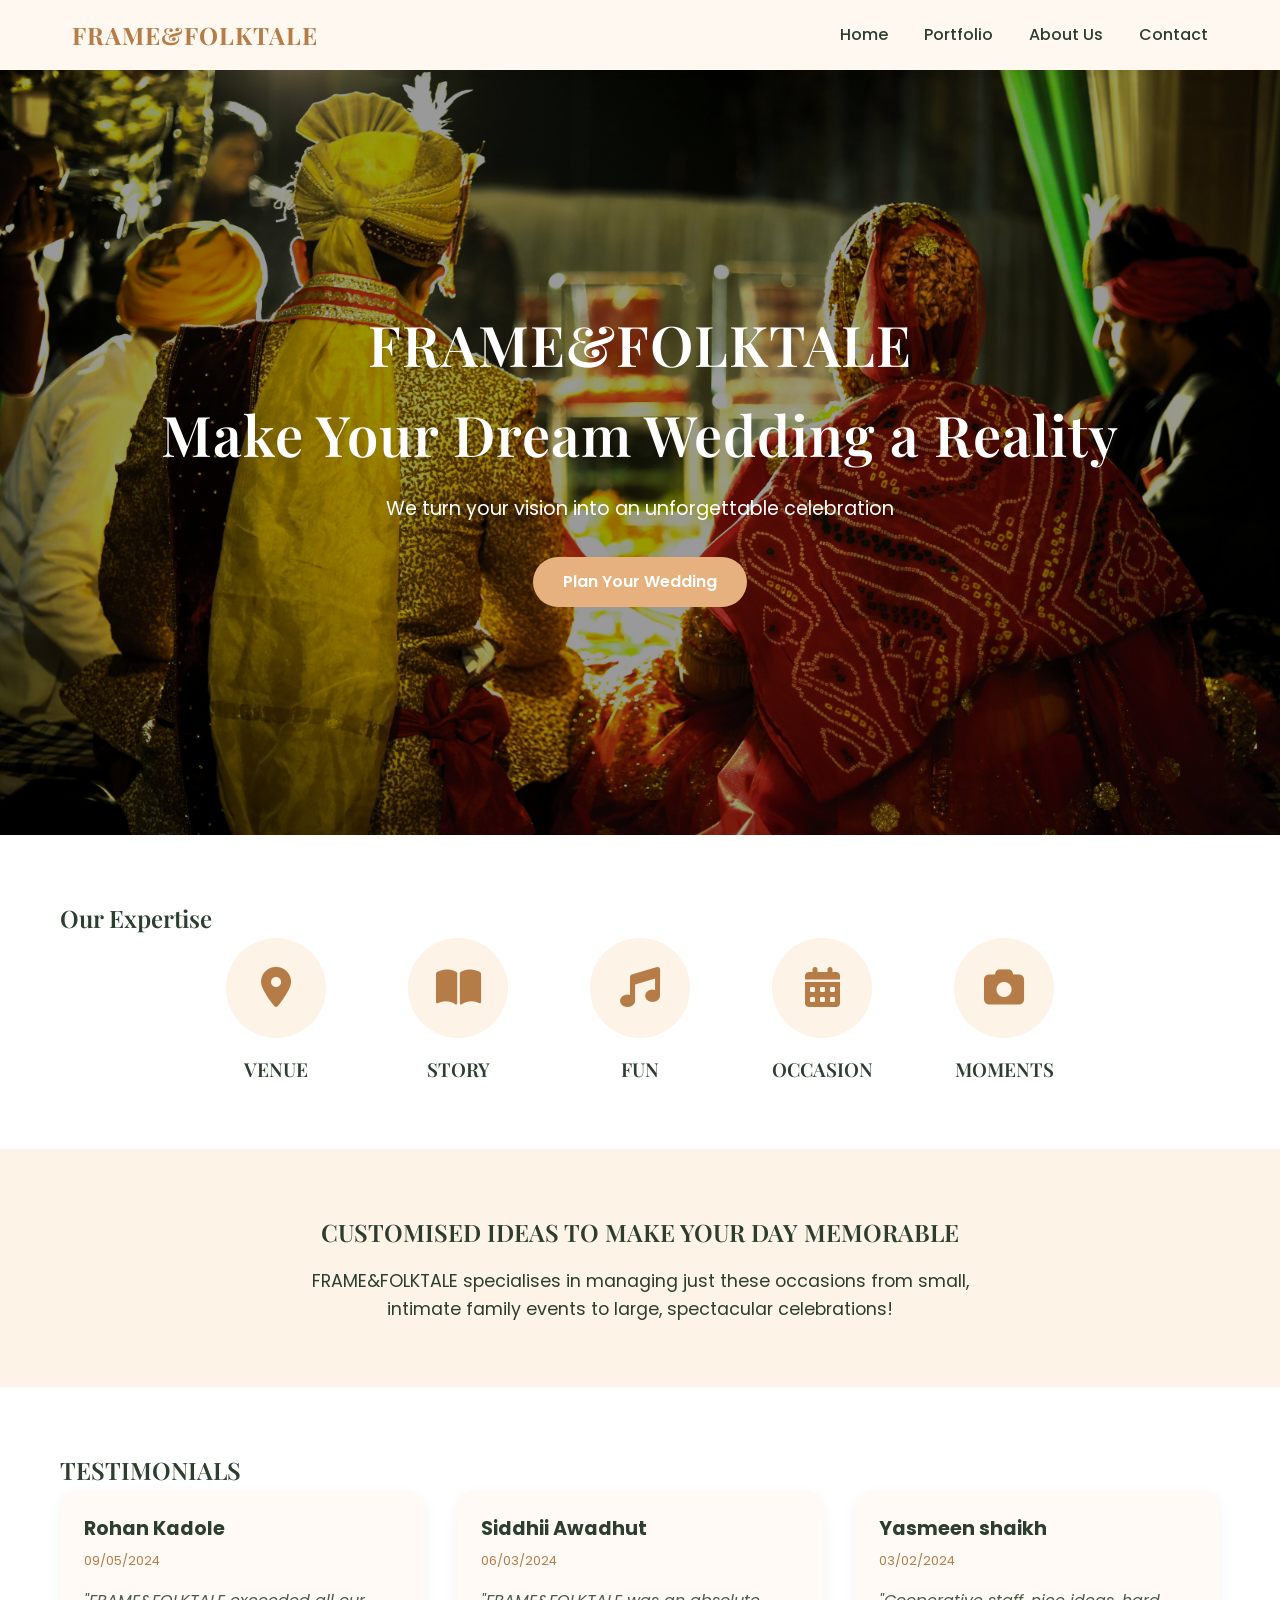
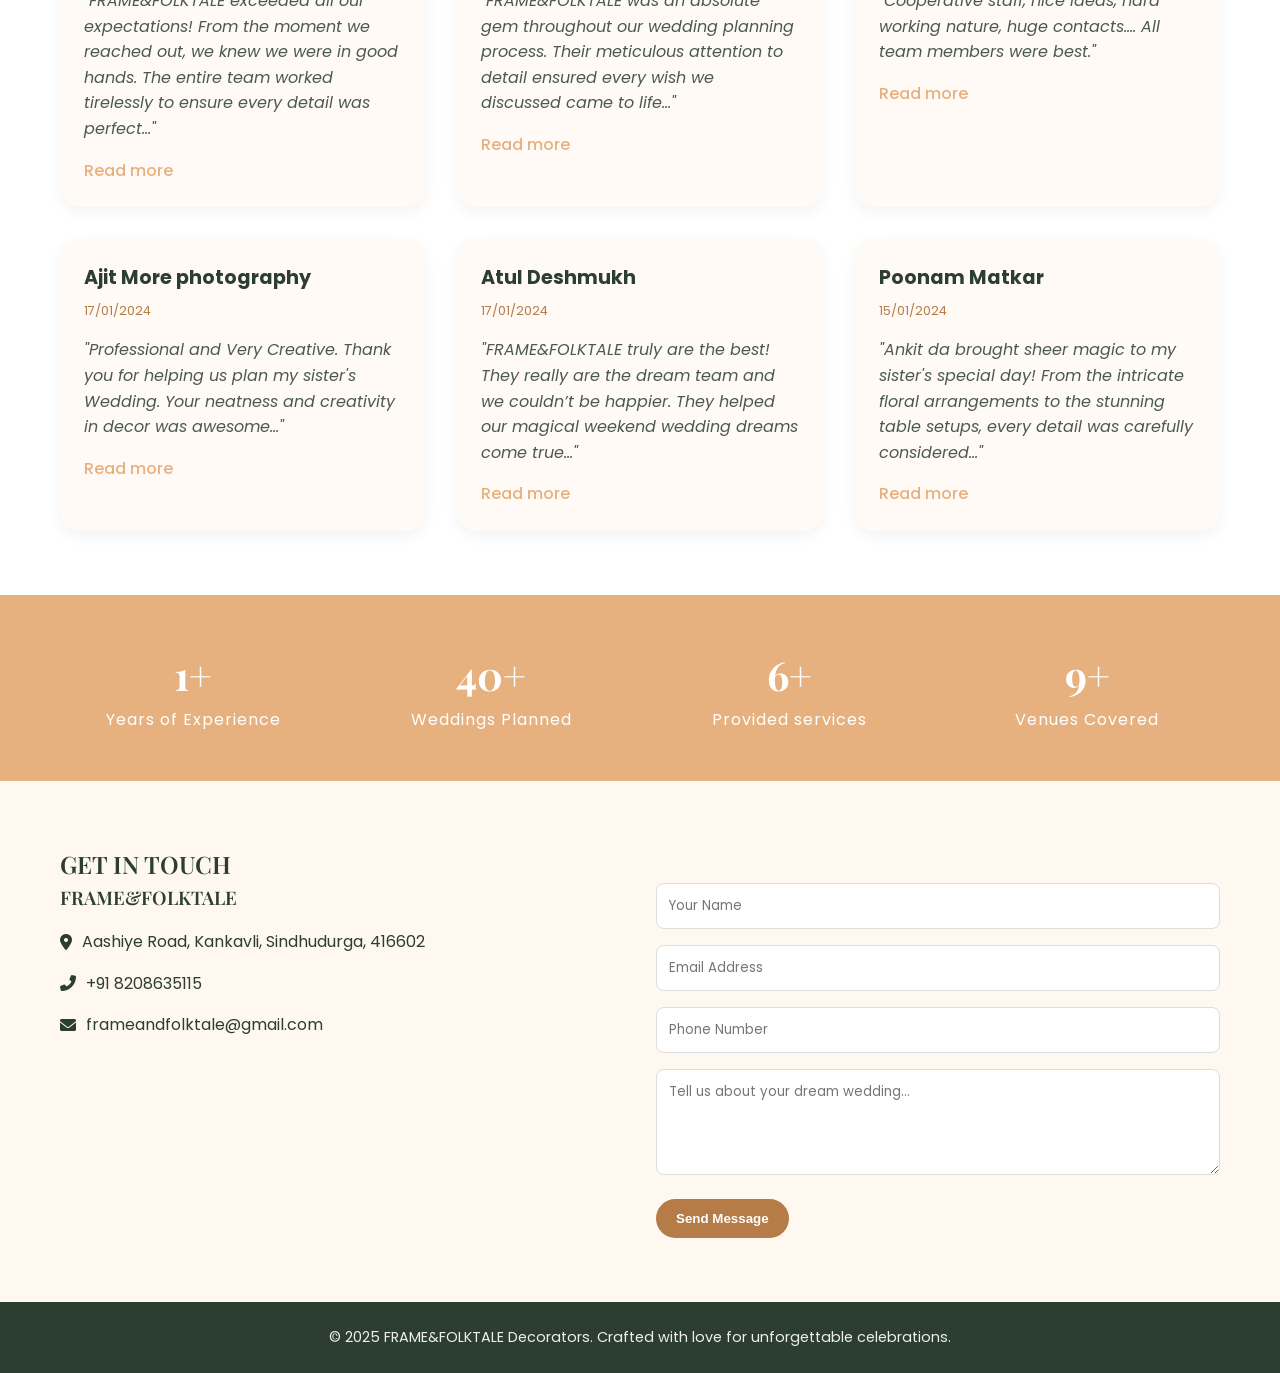
<file: index.html>
<!DOCTYPE html>
<html lang="en">
<head>
    <meta charset="UTF-8">
    <meta name="viewport" content="width=device-width, initial-scale=1.0">
    <title>FRAME&FOLKTALE | Dream Wedding Decorators</title>
    <link rel="stylesheet" href="style.css">
    <link href="https://fonts.googleapis.com/css2?family=Playfair+Display:wght@400;600;700&family=Poppins:wght@300;400;500;600&display=swap" rel="stylesheet">
    <link rel="stylesheet" href="https://cdnjs.cloudflare.com/ajax/libs/font-awesome/6.0.0-beta3/css/all.min.css">
    <link rel="icon" href="assets/favicon.ico" type="image/x-icon">
</head>
<body>
    <header>
        <nav>
            <div class="logo">FRAME&FOLKTALE</div>
            <div class="menu-icon" id="menuIcon">
                <i class="fas fa-bars"></i>
            </div>
            <div class="nav-links" id="navLinks">
                <a href="index.html">Home</a>
                <a href="portfolio.html">Portfolio</a>
                <a href="about.html">About Us</a>
                <a href="contact.html">Contact</a>
            </div>
        </nav>
    </header>

    <section class="hero">
        <div class="hero-content">
            <h1>FRAME&FOLKTALE<br>Make Your Dream Wedding a Reality</h1>
            <p>We turn your vision into an unforgettable celebration</p>
            <a href="contact.html" class="btn">Plan Your Wedding</a>
        </div>
    </section>

    <section class="services" id="services">
        <div class="container">
            <h2>Our Expertise</h2>
            <div class="service-grid">
                <div class="service-card">
                    <div class="icon"><i class="fas fa-map-marker-alt"></i></div>
                    <h3>VENUE</h3>
                </div>
                <div class="service-card">
                    <div class="icon"><i class="fas fa-book-open"></i></div>
                    <h3>STORY</h3>
                </div>
                <div class="service-card">
                    <div class="icon"><i class="fas fa-music"></i></div>
                    <h3>FUN</h3>
                </div>
                <div class="service-card">
                    <div class="icon"><i class="fas fa-calendar-alt"></i></div>
                    <h3>OCCASION</h3>
                </div>
                <div class="service-card">
                    <div class="icon"><i class="fas fa-camera"></i></div>
                    <h3>MOMENTS</h3>
                </div>
            </div>
        </div>
    </section>

    <section class="ideas">
        <div class="container">
            <h2>CUSTOMISED IDEAS TO MAKE YOUR DAY MEMORABLE</h2>
            <p>FRAME&FOLKTALE specialises in managing just these occasions from small, intimate family events to large, spectacular celebrations!</p>
        </div>
    </section>

    <section class="testimonials" id="testimonials">
        <div class="container">
            <h2>TESTIMONIALS</h2>
            <div class="testimonial-grid">
                <div class="testimonial-card">
                    <h4>Rohan Kadole</h4>
                    <span class="date">09/05/2024</span>
                    <p>"FRAME&FOLKTALE exceeded all our expectations! From the moment we reached out, we knew we were in good hands. The entire team worked tirelessly to ensure every detail was perfect..."</p>
                    <a href="#" class="read-more">Read more</a>
                </div>
                <div class="testimonial-card">
                    <h4>Siddhii Awadhut</h4>
                    <span class="date">06/03/2024</span>
                    <p>"FRAME&FOLKTALE was an absolute gem throughout our wedding planning process. Their meticulous attention to detail ensured every wish we discussed came to life..."</p>
                    <a href="#" class="read-more">Read more</a>
                </div>
                <div class="testimonial-card">
                    <h4>Yasmeen shaikh</h4>
                    <span class="date">03/02/2024</span>
                    <p>"Cooperative staff, nice ideas, hard working nature, huge contacts.... All team members were best."</p>
                    <a href="#" class="read-more">Read more</a>
                </div>
                <div class="testimonial-card">
                    <h4>Ajit More photography</h4>
                    <span class="date">17/01/2024</span>
                    <p>"Professional and Very Creative. Thank you for helping us plan my sister's Wedding. Your neatness and creativity in decor was awesome..."</p>
                    <a href="#" class="read-more">Read more</a>
                </div>
                <div class="testimonial-card">
                    <h4>Atul Deshmukh</h4>
                    <span class="date">17/01/2024</span>
                    <p>"FRAME&FOLKTALE truly are the best! They really are the dream team and we couldn’t be happier. They helped our magical weekend wedding dreams come true..."</p>
                    <a href="#" class="read-more">Read more</a>
                </div>
                <div class="testimonial-card">
                    <h4>Poonam Matkar</h4>
                    <span class="date">15/01/2024</span>
                    <p>"Ankit da brought sheer magic to my sister's special day! From the intricate floral arrangements to the stunning table setups, every detail was carefully considered..."</p>
                    <a href="#" class="read-more">Read more</a>
                </div>
            </div>
        </div>
    </section>

    <section class="stats">
        <div class="container">
            <div class="stats-grid">
                <div class="stat-item">
                    <div class="stat-number" id="yearsExp">10+</div>
                    <div class="stat-label">Years of Experience</div>
                </div>
                <div class="stat-item">
                    <div class="stat-number" id="weddingsPlanned">250+</div>
                    <div class="stat-label">Weddings Planned</div>
                </div>
                <div class="stat-item">
                    <div class="stat-number" id="servicesProvided">30+</div>
                    <div class="stat-label">Provided services</div>
                </div>
                <div class="stat-item">
                    <div class="stat-number" id="venuesCovered">50+</div>
                    <div class="stat-label">Venues Covered</div>
                </div>
            </div>
        </div>
    </section>

    <section class="contact" id="contact">
        <div class="container">
            <h2>GET IN TOUCH</h2>
            <div class="contact-grid">
                <div class="contact-info">
                    <h3>FRAME&FOLKTALE</h3>
                    <p><i class="fas fa-map-marker-alt"></i> Aashiye Road, Kankavli, Sindhudurga, 416602</p>
                    <p><i class="fas fa-phone-alt"></i> +91 8208635115</p>
                    <p><i class="fas fa-envelope"></i> frameandfolktale@gmail.com</p>
                </div>
                <div class="contact-form">
                    <form id="contactForm" action="https://formspree.io/f/YOUR_FORM_ID" method="POST">
                        <input type="text" name="name" placeholder="Your Name" required>
                        <input type="email" name="email" placeholder="Email Address" required>
                        <input type="tel" name="phone" placeholder="Phone Number">
                        <textarea name="message" rows="4" placeholder="Tell us about your dream wedding..."></textarea>
                        <button type="submit" class="btn">Send Message</button>
                    </form>
                </div>
            </div>
        </div>
    </section>

    <footer>
        <p>&copy; 2025 FRAME&FOLKTALE Decorators. Crafted with love for unforgettable celebrations.</p>
    </footer>

    <script src="script.js"></script>
</body>
</html>
</file>
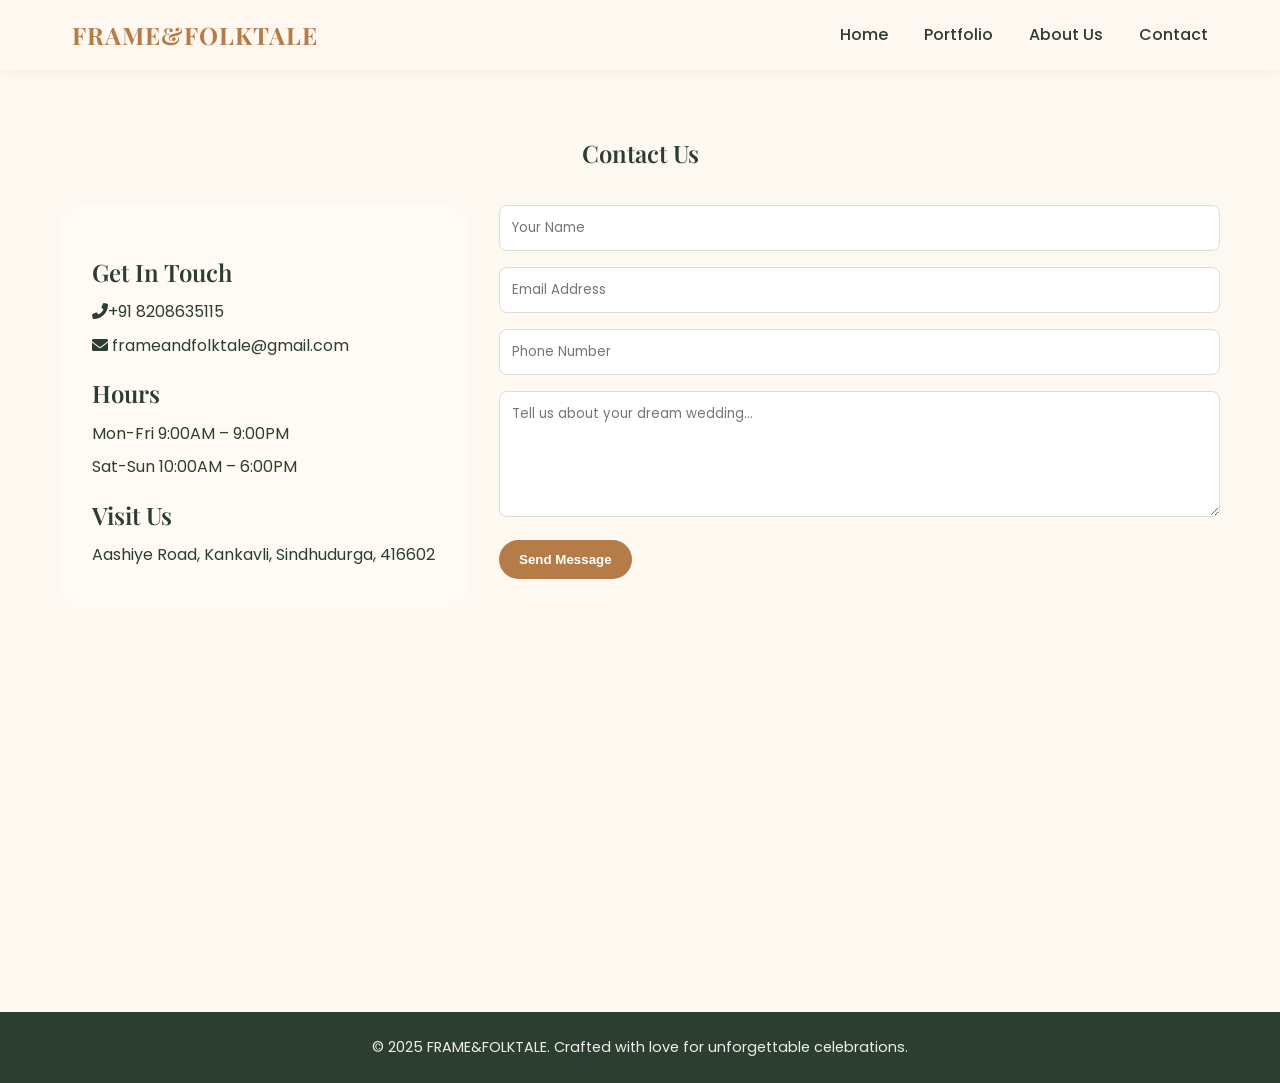
<file: contact.html>
<!DOCTYPE html>
<html lang="en">
<head>
    <meta charset="UTF-8">
    <meta name="viewport" content="width=device-width, initial-scale=1.0">
    <title>Contact Us | FRAME&FOLKTALE</title>
    <link rel="stylesheet" href="style.css">
    <link href="https://fonts.googleapis.com/css2?family=Playfair+Display:wght@400;600;700&family=Poppins:wght@300;400;500;600&display=swap" rel="stylesheet">
    <link rel="stylesheet" href="https://cdnjs.cloudflare.com/ajax/libs/font-awesome/6.0.0-beta3/css/all.min.css">
    <link rel="icon" href="assets/favicon.ico">
</head>
<body>
    <header>
        <nav>
            <div class="logo">FRAME&FOLKTALE</div>
            <div class="menu-icon" id="menuIcon">
                <i class="fas fa-bars"></i>
            </div>
            <div class="nav-links" id="navLinks">
                <a href="index.html">Home</a>
                <a href="portfolio.html">Portfolio</a>
                <a href="about.html">About Us</a>
                <a href="contact.html">Contact</a>
            </div>
        </nav>
    </header>

    <section class="contact-page">
        <div class="container">
            <h1>Contact Us</h1>
            <div class="contact-grid">
                <div class="contact-details">
                    <h2>Get In Touch</h2>
                    <p><i class="fas fa-phone-alt"></i>+91 8208635115</p>
                    <p><i class="fas fa-envelope"></i> frameandfolktale@gmail.com</p>
                    <h2>Hours</h2>
                    <p>Mon-Fri 9:00AM – 9:00PM</p>
                    <p>Sat-Sun 10:00AM – 6:00PM</p>
                    <h2>Visit Us</h2>
                    <address>Aashiye Road, Kankavli, Sindhudurga, 416602</address>
                </div>
                <div class="contact-form">
                    <form action="https://formspree.io/f/mdawqjqw" method="POST">
                        <input type="text" name="name" placeholder="Your Name" required>
                        <input type="email" name="email" placeholder="Email Address" required>
                        <input type="tel" name="phone" placeholder="Phone Number">
                        <textarea name="message" rows="5" placeholder="Tell us about your dream wedding..."></textarea>
                        <button type="submit" class="btn">Send Message</button>
                    </form>
                </div>
            </div>
            <div class="map">
                <iframe 
                  src="https://maps.google.com/maps?q=Sunil%20Mandap%20Decorators%20Kankavli&z=17&output=embed" 
                  width="100%" 
                  height="300" 
                  style="border:0;" 
                  allowfullscreen="" 
                  loading="lazy">
                </iframe>    
            </div>
        </div>
    </section>

    <footer>
        <p>&copy; 2025 FRAME&FOLKTALE. Crafted with love for unforgettable celebrations.</p>
    </footer>

    <script src="script.js"></script>
</body>
</html>
</file>
<file: style.css>
/* style.css - Full version with uniform gallery boxes */
* {
    margin: 0;
    padding: 0;
    box-sizing: border-box;
}

body {
    font-family: 'Poppins', sans-serif;
    line-height: 1.6;
    color: #2c3e2f;
    background-color: #fef9f0;
    overflow-x: hidden;
}

h1, h2, h3 {
    font-family: 'Playfair Display', serif;
    font-weight: 600;
}

.container {
    max-width: 1200px;
    margin: 0 auto;
    padding: 0 20px;
}

/* ===== Header & Navigation ===== */
header {
    background: #fff8f0;
    box-shadow: 0 2px 10px rgba(0,0,0,0.05);
    position: sticky;
    top: 0;
    z-index: 100;
}
nav {
    display: flex;
    justify-content: space-between;
    align-items: center;
    padding: 1rem 2rem;
    max-width: 1200px;
    margin: 0 auto;
}
.logo {
    font-size: 1.5rem;
    font-weight: bold;
    font-family: 'Playfair Display', serif;
    color: #b57c48;
    letter-spacing: 1px;
}
.nav-links a {
    margin-left: 2rem;
    text-decoration: none;
    color: #2c3e2f;
    font-weight: 500;
    transition: color 0.3s ease;
}
.nav-links a:hover {
    color: #e6b17e;
}
.menu-icon {
    display: none;
    font-size: 1.8rem;
    cursor: pointer;
}

/* ===== Hero Section ===== */
.hero {
    background: linear-gradient(rgba(0,0,0,0.4), rgba(0,0,0,0.4)), url('assets/images/hero-bg.jpg') center/cover no-repeat;
    height: 85vh;
    display: flex;
    align-items: center;
    text-align: center;
    color: white;
}
.hero-content {
    width: 100%;
    animation: fadeInUp 1s ease-out;
}
.hero h1 {
    font-size: 3.5rem;
    margin-bottom: 1rem;
    letter-spacing: 1px;
}
.hero p {
    font-size: 1.2rem;
    margin-bottom: 2rem;
}
.btn {
    display: inline-block;
    background: #e6b17e;
    color: white;
    padding: 12px 30px;
    border-radius: 40px;
    text-decoration: none;
    font-weight: 600;
    transition: all 0.3s ease;
    border: none;
    cursor: pointer;
}
.btn:hover {
    background: #c97e3a;
    transform: translateY(-3px);
    box-shadow: 0 5px 15px rgba(0,0,0,0.2);
}

/* ===== Services Section ===== */
.services {
    padding: 4rem 0;
    background: #fff;
}
.service-grid {
    display: flex;
    flex-wrap: wrap;
    justify-content: center;
    gap: 2rem;
}
.service-card {
    text-align: center;
    flex: 1 1 150px;
    max-width: 150px;
    transition: transform 0.3s ease;
}
.service-card:hover {
    transform: translateY(-5px);
}
.service-card .icon {
    background: #fdf3e6;
    width: 100px;
    height: 100px;
    line-height: 100px;
    border-radius: 50%;
    margin: 0 auto 1rem;
    font-size: 2.5rem;
    color: #b57c48;
    transition: all 0.3s ease;
}
.service-card:hover .icon {
    background: #e6b17e;
    color: white;
    transform: scale(1.05);
}
.service-card h3 {
    font-size: 1.2rem;
    font-weight: 600;
}

/* ===== Ideas Section ===== */
.ideas {
    background: #fdf3e6;
    padding: 4rem 0;
    text-align: center;
}
.ideas h2 {
    margin-bottom: 1rem;
}
.ideas p {
    max-width: 700px;
    margin: 0 auto;
    font-size: 1.1rem;
}

/* ===== Testimonials ===== */
.testimonials {
    padding: 4rem 0;
    background: #fff;
}
.testimonial-grid {
    display: grid;
    grid-template-columns: repeat(auto-fit, minmax(320px, 1fr));
    gap: 2rem;
}
.testimonial-card {
    background: #fffaf5;
    padding: 1.5rem;
    border-radius: 20px;
    box-shadow: 0 5px 15px rgba(0,0,0,0.05);
    transition: all 0.3s ease;
}
.testimonial-card:hover {
    transform: translateY(-5px);
    box-shadow: 0 10px 25px rgba(0,0,0,0.1);
}
.testimonial-card h4 {
    font-size: 1.2rem;
    margin-bottom: 0.2rem;
}
.testimonial-card .date {
    color: #b57c48;
    font-size: 0.8rem;
    margin-bottom: 1rem;
    display: inline-block;
}
.testimonial-card p {
    font-style: italic;
    margin-bottom: 1rem;
    color: #4a5b4a;
}
.read-more {
    color: #e6b17e;
    text-decoration: none;
    font-weight: 500;
    cursor: pointer;
    transition: color 0.3s;
}
.read-more:hover {
    color: #b57c48;
}

/* ===== Stats Section ===== */
.stats {
    background: #e6b17e;
    color: white;
    padding: 3rem 0;
    text-align: center;
}
.stats-grid {
    display: flex;
    flex-wrap: wrap;
    justify-content: space-around;
    gap: 2rem;
}
.stat-item {
    flex: 1;
    min-width: 150px;
}
.stat-number {
    font-size: 2.5rem;
    font-weight: 700;
    font-family: 'Playfair Display', serif;
}
.stat-label {
    font-size: 1rem;
    letter-spacing: 1px;
}

/* ===== Contact Section (homepage) ===== */
.contact {
    padding: 4rem 0;
    background: #fff8f0;
}
.contact-grid {
    display: flex;
    flex-wrap: wrap;
    gap: 2rem;
    justify-content: space-between;
}
.contact-info {
    flex: 1;
    min-width: 250px;
}
.contact-info p {
    margin: 1rem 0;
    display: flex;
    align-items: center;
    gap: 10px;
}
.contact-form {
    flex: 1;
    min-width: 250px;
}
.contact-form input, .contact-form textarea {
    width: 100%;
    padding: 12px;
    margin-bottom: 1rem;
    border: 1px solid #ddd;
    border-radius: 8px;
    font-family: inherit;
    transition: border-color 0.3s;
}
.contact-form input:focus, .contact-form textarea:focus {
    outline: none;
    border-color: #e6b17e;
}
.contact-form button {
    background: #b57c48;
    color: white;
    border: none;
    padding: 12px 20px;
    border-radius: 40px;
    cursor: pointer;
    font-weight: 600;
    transition: background 0.3s;
}
.contact-form button:hover {
    background: #c97e3a;
}

/* ===== Footer ===== */
footer {
    background: #2c3e2f;
    color: #eee;
    text-align: center;
    padding: 1.5rem;
    font-size: 0.9rem;
}

/* ===== About Page Specific Styles ===== */
.page-hero {
    background: linear-gradient(rgba(0,0,0,0.5), rgba(0,0,0,0.5)), url('assets/images/gallery21.jpeg') center/cover no-repeat;
    height: 40vh;
    display: flex;
    align-items: center;
    justify-content: center;
    text-align: center;
    color: white;
}
.page-hero h1 {
    font-size: 3rem;
}
.about-intro, .why-choose, .offerings, .policies, .other-info {
    padding: 3rem 0;
    border-bottom: 1px solid #eee;
}
.about-intro h2, .why-choose h2, .offerings h2, .policies h2, .other-info h2 {
    margin-bottom: 1.5rem;
}
.offerings-grid {
    display: flex;
    flex-wrap: wrap;
    gap: 1rem;
    justify-content: center;
}
.offerings-grid span {
    background: #fdf3e6;
    padding: 0.5rem 1rem;
    border-radius: 30px;
    font-weight: 500;
}
.policies ul {
    list-style: none;
}
.policies li {
    margin-bottom: 0.5rem;
    position: relative;
    padding-left: 1.5rem;
}
.policies li::before {
    content: "•";
    color: #e6b17e;
    font-weight: bold;
    position: absolute;
    left: 0;
}

/* ===== Portfolio Page Styles (UNIFORM ASPECT RATIO) ===== */
.portfolio-section {
    padding: 4rem 0;
}
.tab-buttons {
    text-align: center;
    margin-bottom: 2rem;
}
.tab-btn {
    background: none;
    border: none;
    font-size: 1.2rem;
    margin: 0 1rem;
    padding: 0.5rem 1rem;
    cursor: pointer;
    border-bottom: 2px solid transparent;
    transition: all 0.3s;
}
.tab-btn.active {
    border-bottom-color: #e6b17e;
    color: #e6b17e;
}
.tab-content {
    display: none;
    animation: fadeIn 0.5s ease;
}
.tab-content.active {
    display: block;
}

/* Uniform boxes - all images same aspect ratio (4:3) */
.photo-gallery {
    display: grid;
    grid-template-columns: repeat(auto-fill, minmax(280px, 1fr));
    gap: 1.5rem;
}
.photo-gallery a {
    display: block;
    aspect-ratio: 4 / 3;
    overflow: hidden;
    border-radius: 12px;
    box-shadow: 0 5px 15px rgba(0,0,0,0.1);
    transition: transform 0.3s ease, box-shadow 0.3s;
    background: #f5f0e8;
}
.photo-gallery a:hover {
    transform: translateY(-5px);
    box-shadow: 0 15px 30px rgba(0,0,0,0.15);
}
.photo-gallery img {
    width: 100%;
    height: 100%;
    object-fit: cover;
    display: block;
    transition: transform 0.4s;
}
.photo-gallery a:hover img {
    transform: scale(1.02);
}

/* Video grid */
.video-grid {
    display: grid;
    grid-template-columns: repeat(auto-fill, minmax(320px, 1fr));
    gap: 1.5rem;
}
video {
    width: 100%;
    border-radius: 12px;
    box-shadow: 0 5px 15px rgba(0,0,0,0.1);
    outline: none;
}

/* ===== Contact Page Specific ===== */
.contact-page {
    padding: 4rem 0;
}
.contact-page h1 {
    text-align: center;
    margin-bottom: 2rem;
}
.contact-details {
    background: #fffaf5;
    padding: 2rem;
    border-radius: 20px;
}
.contact-details h2 {
    margin-top: 1rem;
    margin-bottom: 0.5rem;
}
.contact-details p, .contact-details address {
    margin-bottom: 0.5rem;
    font-style: normal;
}
.map {
    margin-top: 2rem;
    border-radius: 10px;
    overflow: hidden;
}

/* ===== Animations ===== */
@keyframes fadeInUp {
    from {
        opacity: 0;
        transform: translateY(30px);
    }
    to {
        opacity: 1;
        transform: translateY(0);
    }
}
@keyframes fadeIn {
    from { opacity: 0; }
    to { opacity: 1; }
}

/* ===== Responsive Design ===== */
@media (max-width: 768px) {
    nav {
        flex-wrap: wrap;
    }
    .nav-links {
        display: none;
        width: 100%;
        flex-direction: column;
        text-align: center;
        padding: 1rem 0;
    }
    .nav-links.active {
        display: flex;
    }
    .nav-links a {
        margin: 0.5rem 0;
    }
    .menu-icon {
        display: block;
    }
    .hero h1 {
        font-size: 2.2rem;
    }
    h2 {
        font-size: 1.8rem;
    }
    .service-card {
        flex: 1 1 100px;
    }
    .testimonial-grid {
        grid-template-columns: 1fr;
    }
    .contact-grid {
        flex-direction: column;
    }
    .page-hero h1 {
        font-size: 2rem;
    }
    .offerings-grid {
        gap: 0.8rem;
    }
    .photo-gallery {
        grid-template-columns: repeat(auto-fill, minmax(250px, 1fr));
        gap: 1rem;
    }
}
</file>
